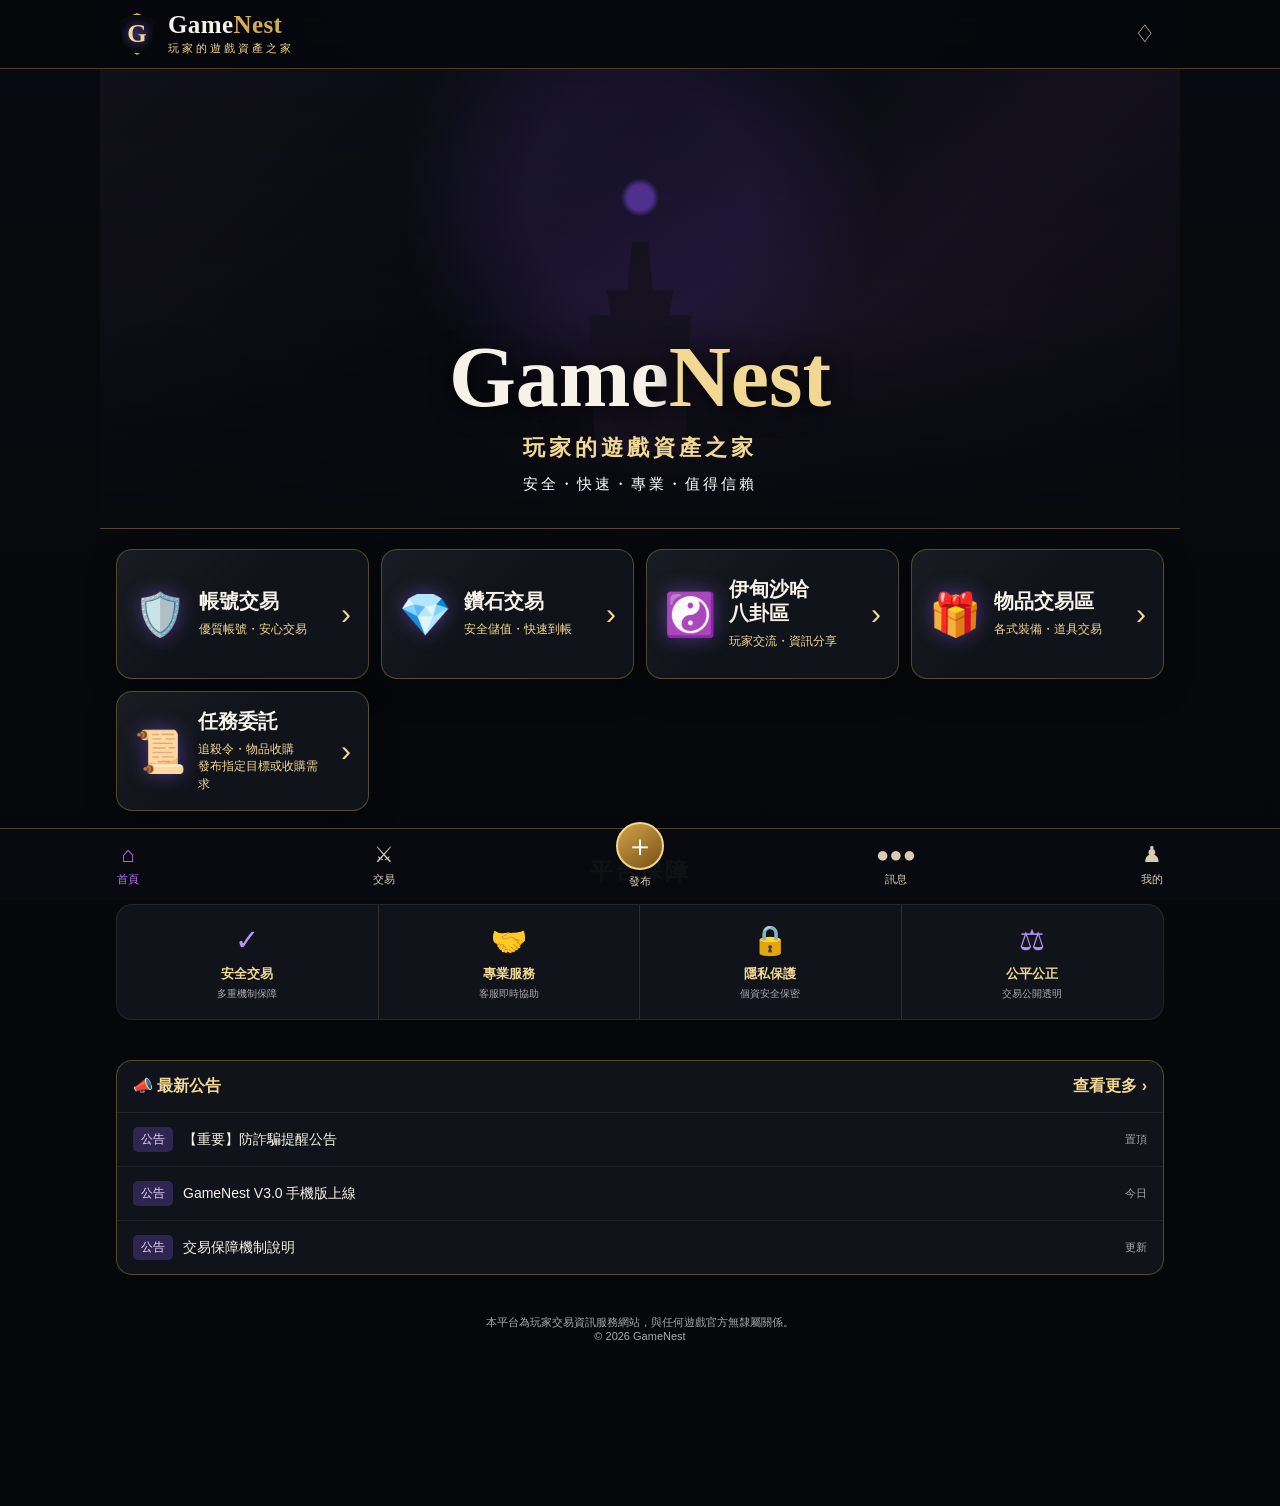
<file: index.html>
<!doctype html><html lang="zh-Hant"><head>
<meta charset="utf-8"><meta name="viewport" content="width=device-width,initial-scale=1,viewport-fit=cover">
<meta name="theme-color" content="#07090d"><title>首頁｜GameNest</title>
<link rel="stylesheet" href="assets/css/style.css"></head><body>

<header class="topbar"><div class="shell topbar-inner">
<a class="brand" href="index.html"><div class="logo">G</div><div><div class="brand-name">Game<span>Nest</span></div><div class="brand-sub">玩家的遊戲資產之家</div></div></a>
<a class="icon-btn" href="news.html" aria-label="公告">♢</a>
</div></header>
<main class="shell">
<section class="hero"><div class="hero-content">
<h1>Game<span>Nest</span></h1><h2>玩家的遊戲資產之家</h2><p>安全・快速・專業・值得信賴</p>
</div></section>
<section class="section"><div class="menu-grid">
<a class="menu-card" href="account.html"><div class="menu-icon">🛡️</div><div><div class="menu-title">帳號交易</div><div class="menu-desc">優質帳號・安心交易</div></div><div class="chevron">›</div></a>
<a class="menu-card" href="diamond.html"><div class="menu-icon">💎</div><div><div class="menu-title">鑽石交易</div><div class="menu-desc">安全儲值・快速到帳</div></div><div class="chevron">›</div></a>
<a class="menu-card" href="community.html"><div class="menu-icon">☯️</div><div><div class="menu-title">伊甸沙哈<br>八卦區</div><div class="menu-desc">玩家交流・資訊分享</div></div><div class="chevron">›</div></a>
<a class="menu-card" href="item.html"><div class="menu-icon">🎁</div><div><div class="menu-title">物品交易區</div><div class="menu-desc">各式裝備・道具交易</div></div><div class="chevron">›</div></a>
<a class="menu-card wide" href="bounty.html"><div class="menu-icon">📜</div><div><div class="menu-title">任務委託</div><div class="menu-desc">追殺令・物品收購<br>發布指定目標或收購需求</div></div><div class="chevron">›</div></a>
</div></section>
<section class="section"><h2 class="section-title">平台保障</h2><div class="guarantees">
<div class="guarantee"><div class="gi">✓</div><strong>安全交易</strong><small>多重機制保障</small></div>
<div class="guarantee"><div class="gi">🤝</div><strong>專業服務</strong><small>客服即時協助</small></div>
<div class="guarantee"><div class="gi">🔒</div><strong>隱私保護</strong><small>個資安全保密</small></div>
<div class="guarantee"><div class="gi">⚖</div><strong>公平公正</strong><small>交易公開透明</small></div>
</div></section>
<section class="section"><div class="panel"><div class="panel-head"><span>📣 最新公告</span><a href="news.html">查看更多 ›</a></div>
<div class="news-row"><span class="tag">公告</span><span class="news-title">【重要】防詐騙提醒公告</span><span class="date">置頂</span></div>
<div class="news-row"><span class="tag">公告</span><span class="news-title">GameNest V3.0 手機版上線</span><span class="date">今日</span></div>
<div class="news-row"><span class="tag">公告</span><span class="news-title">交易保障機制說明</span><span class="date">更新</span></div>
</div></section>
<footer>本平台為玩家交易資訊服務網站，與任何遊戲官方無隸屬關係。<br>© 2026 GameNest</footer>
</main>

<nav class="bottom-nav">
  <a href="index.html" class="active"><span class="nav-icon">⌂</span><span>首頁</span></a>
  <a href="account.html" class=""><span class="nav-icon">⚔</span><span>交易</span></a>
  <a href="publish.html" class="publish "><span class="nav-icon">＋</span><span>發布</span></a>
  <a href="#" data-coming class=""><span class="nav-icon">●●●</span><span>訊息</span></a>
  <a href="member.html" class=""><span class="nav-icon">♟</span><span>我的</span></a>
</nav>

<script src="assets/js/app.js"></script></body></html>
</file>
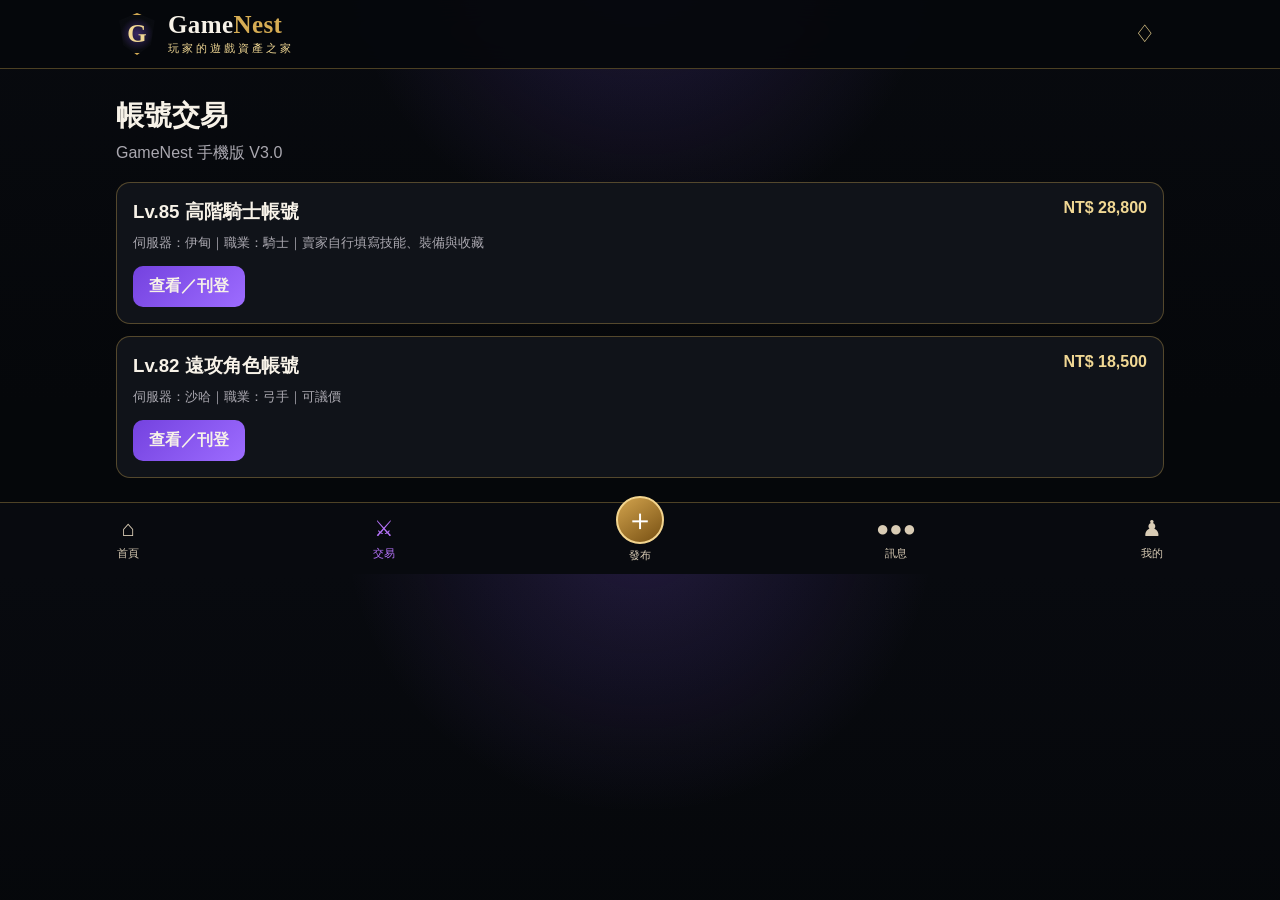
<file: account.html>
<!doctype html><html lang="zh-Hant"><head>
<meta charset="utf-8"><meta name="viewport" content="width=device-width,initial-scale=1,viewport-fit=cover">
<meta name="theme-color" content="#07090d"><title>帳號交易｜GameNest</title>
<link rel="stylesheet" href="assets/css/style.css"></head><body>

<header class="topbar"><div class="shell topbar-inner">
<a class="brand" href="index.html"><div class="logo">G</div><div><div class="brand-name">Game<span>Nest</span></div><div class="brand-sub">玩家的遊戲資產之家</div></div></a>
<a class="icon-btn" href="news.html" aria-label="公告">♢</a>
</div></header>
<main class="shell"><section class="page-hero"><h1>帳號交易</h1><p>GameNest 手機版 V3.0</p></section><section class="card-list"><article class="listing"><div class="listing-top"><div><h3>Lv.85 高階騎士帳號</h3><div class="meta">伺服器：伊甸｜職業：騎士｜賣家自行填寫技能、裝備與收藏</div></div><div class="price">NT$ 28,800</div></div><a class="cta" href="publish.html">查看／刊登</a></article><article class="listing"><div class="listing-top"><div><h3>Lv.82 遠攻角色帳號</h3><div class="meta">伺服器：沙哈｜職業：弓手｜可議價</div></div><div class="price">NT$ 18,500</div></div><a class="cta" href="publish.html">查看／刊登</a></article></section></main>

<nav class="bottom-nav">
  <a href="index.html" class=""><span class="nav-icon">⌂</span><span>首頁</span></a>
  <a href="account.html" class="active"><span class="nav-icon">⚔</span><span>交易</span></a>
  <a href="publish.html" class="publish "><span class="nav-icon">＋</span><span>發布</span></a>
  <a href="#" data-coming class=""><span class="nav-icon">●●●</span><span>訊息</span></a>
  <a href="member.html" class=""><span class="nav-icon">♟</span><span>我的</span></a>
</nav>

<script src="assets/js/app.js"></script></body></html>
</file>
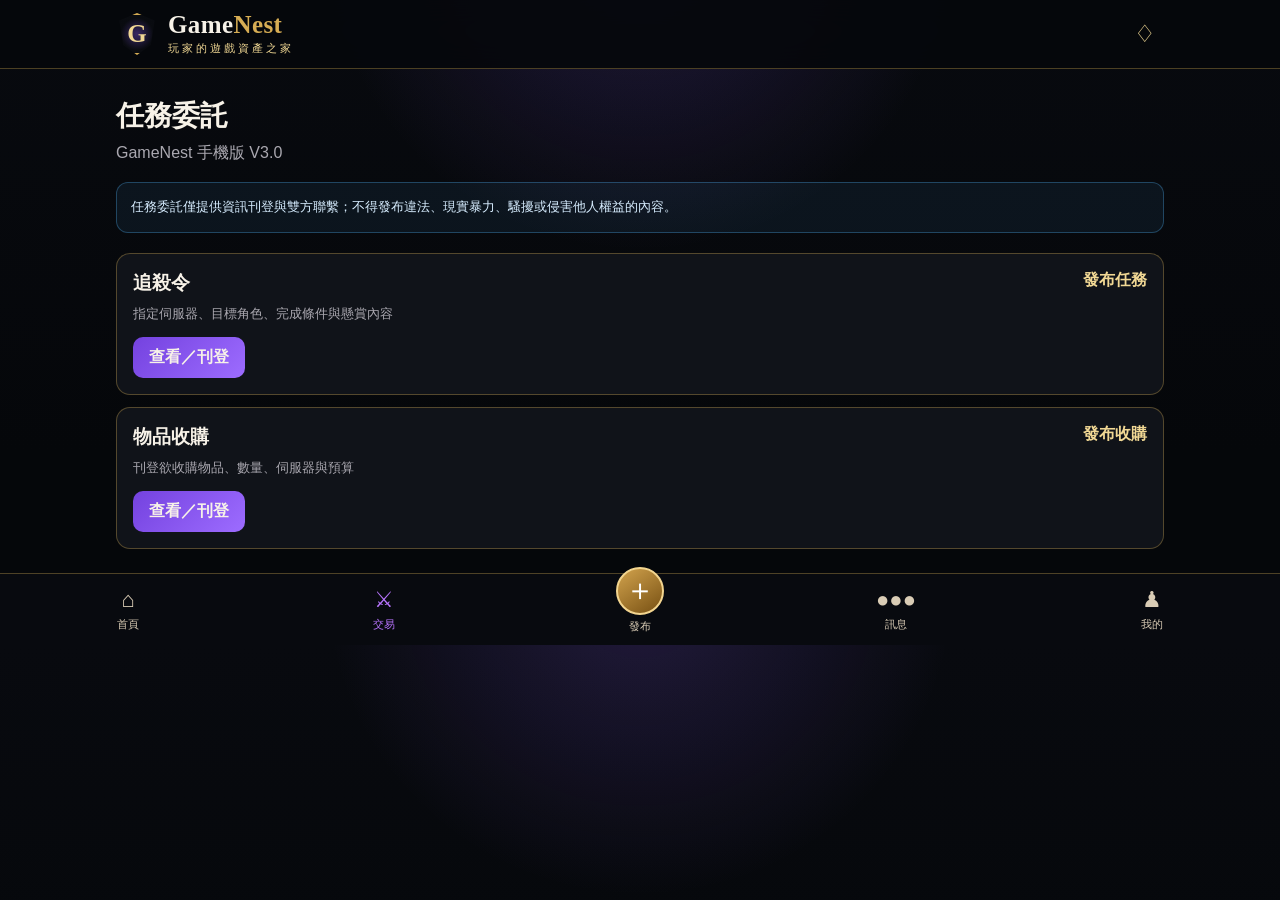
<file: bounty.html>
<!doctype html><html lang="zh-Hant"><head>
<meta charset="utf-8"><meta name="viewport" content="width=device-width,initial-scale=1,viewport-fit=cover">
<meta name="theme-color" content="#07090d"><title>任務委託｜GameNest</title>
<link rel="stylesheet" href="assets/css/style.css"></head><body>

<header class="topbar"><div class="shell topbar-inner">
<a class="brand" href="index.html"><div class="logo">G</div><div><div class="brand-name">Game<span>Nest</span></div><div class="brand-sub">玩家的遊戲資產之家</div></div></a>
<a class="icon-btn" href="news.html" aria-label="公告">♢</a>
</div></header>
<main class="shell"><section class="page-hero"><h1>任務委託</h1><p>GameNest 手機版 V3.0</p></section><div class="notice">任務委託僅提供資訊刊登與雙方聯繫；不得發布違法、現實暴力、騷擾或侵害他人權益的內容。</div><section class="card-list"><article class="listing"><div class="listing-top"><div><h3>追殺令</h3><div class="meta">指定伺服器、目標角色、完成條件與懸賞內容</div></div><div class="price">發布任務</div></div><a class="cta" href="publish.html">查看／刊登</a></article><article class="listing"><div class="listing-top"><div><h3>物品收購</h3><div class="meta">刊登欲收購物品、數量、伺服器與預算</div></div><div class="price">發布收購</div></div><a class="cta" href="publish.html">查看／刊登</a></article></section></main>

<nav class="bottom-nav">
  <a href="index.html" class=""><span class="nav-icon">⌂</span><span>首頁</span></a>
  <a href="account.html" class="active"><span class="nav-icon">⚔</span><span>交易</span></a>
  <a href="publish.html" class="publish "><span class="nav-icon">＋</span><span>發布</span></a>
  <a href="#" data-coming class=""><span class="nav-icon">●●●</span><span>訊息</span></a>
  <a href="member.html" class=""><span class="nav-icon">♟</span><span>我的</span></a>
</nav>

<script src="assets/js/app.js"></script></body></html>
</file>
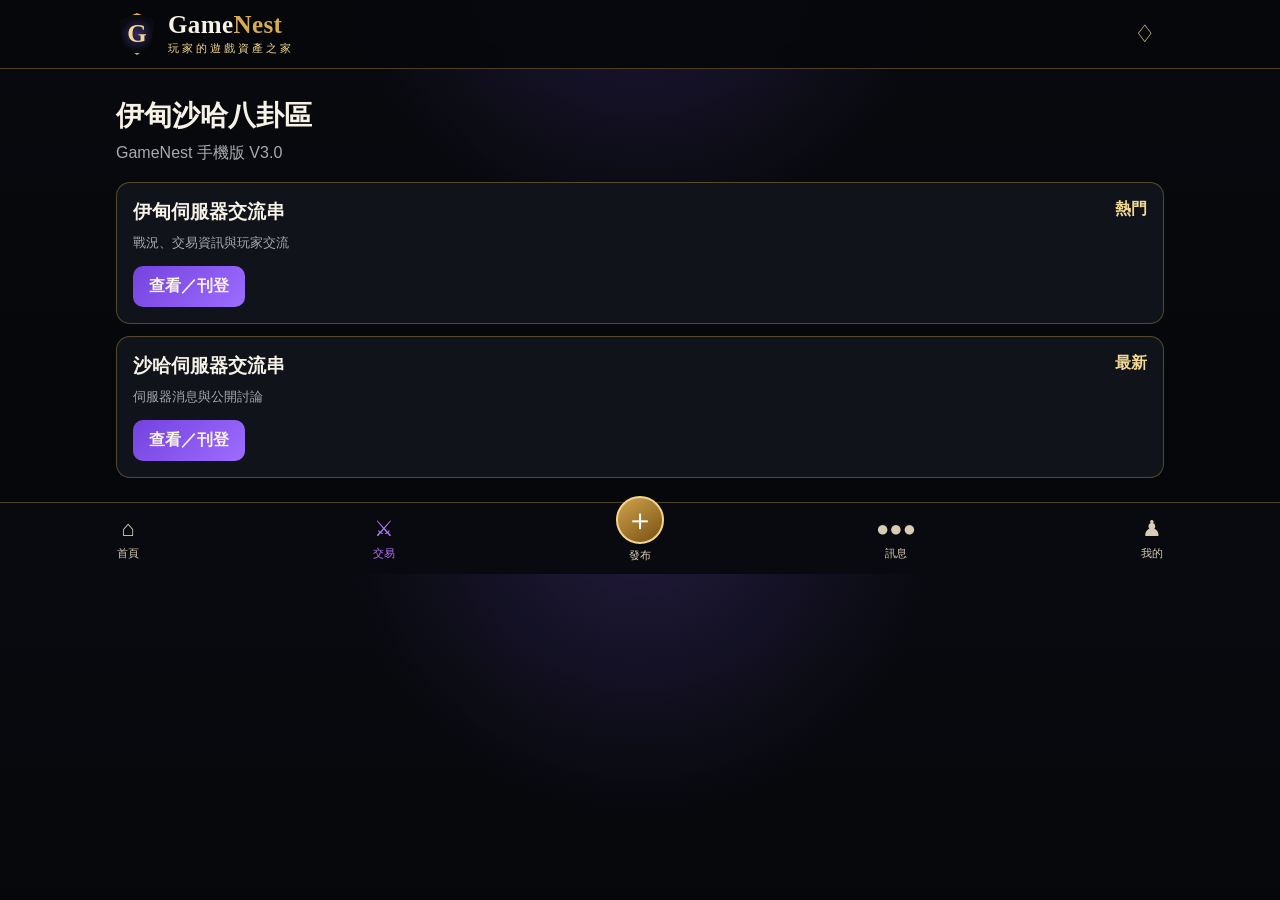
<file: community.html>
<!doctype html><html lang="zh-Hant"><head>
<meta charset="utf-8"><meta name="viewport" content="width=device-width,initial-scale=1,viewport-fit=cover">
<meta name="theme-color" content="#07090d"><title>伊甸沙哈八卦區｜GameNest</title>
<link rel="stylesheet" href="assets/css/style.css"></head><body>

<header class="topbar"><div class="shell topbar-inner">
<a class="brand" href="index.html"><div class="logo">G</div><div><div class="brand-name">Game<span>Nest</span></div><div class="brand-sub">玩家的遊戲資產之家</div></div></a>
<a class="icon-btn" href="news.html" aria-label="公告">♢</a>
</div></header>
<main class="shell"><section class="page-hero"><h1>伊甸沙哈八卦區</h1><p>GameNest 手機版 V3.0</p></section><section class="card-list"><article class="listing"><div class="listing-top"><div><h3>伊甸伺服器交流串</h3><div class="meta">戰況、交易資訊與玩家交流</div></div><div class="price">熱門</div></div><a class="cta" href="publish.html">查看／刊登</a></article><article class="listing"><div class="listing-top"><div><h3>沙哈伺服器交流串</h3><div class="meta">伺服器消息與公開討論</div></div><div class="price">最新</div></div><a class="cta" href="publish.html">查看／刊登</a></article></section></main>

<nav class="bottom-nav">
  <a href="index.html" class=""><span class="nav-icon">⌂</span><span>首頁</span></a>
  <a href="account.html" class="active"><span class="nav-icon">⚔</span><span>交易</span></a>
  <a href="publish.html" class="publish "><span class="nav-icon">＋</span><span>發布</span></a>
  <a href="#" data-coming class=""><span class="nav-icon">●●●</span><span>訊息</span></a>
  <a href="member.html" class=""><span class="nav-icon">♟</span><span>我的</span></a>
</nav>

<script src="assets/js/app.js"></script></body></html>
</file>
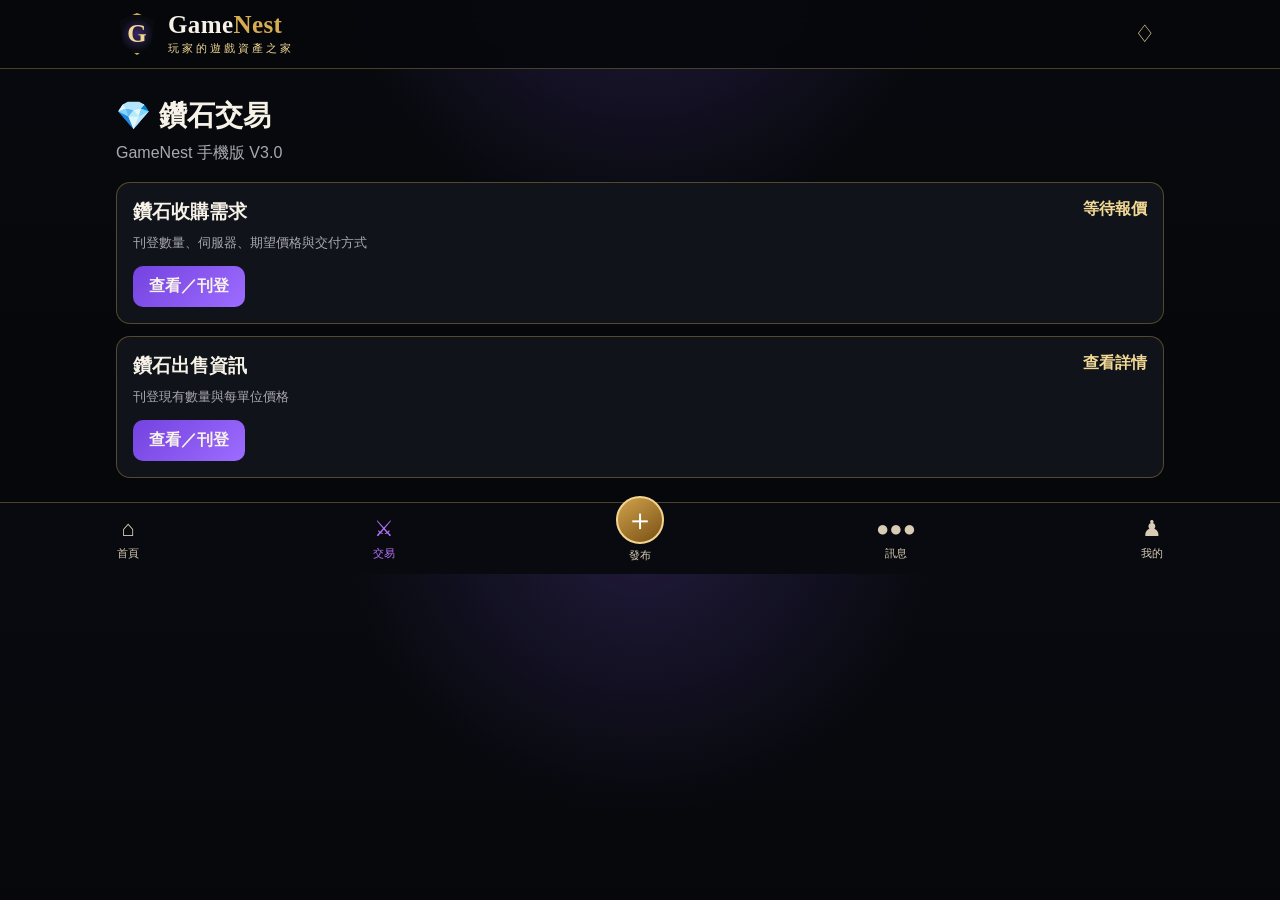
<file: diamond.html>
<!doctype html><html lang="zh-Hant"><head>
<meta charset="utf-8"><meta name="viewport" content="width=device-width,initial-scale=1,viewport-fit=cover">
<meta name="theme-color" content="#07090d"><title>鑽石交易｜GameNest</title>
<link rel="stylesheet" href="assets/css/style.css"></head><body>

<header class="topbar"><div class="shell topbar-inner">
<a class="brand" href="index.html"><div class="logo">G</div><div><div class="brand-name">Game<span>Nest</span></div><div class="brand-sub">玩家的遊戲資產之家</div></div></a>
<a class="icon-btn" href="news.html" aria-label="公告">♢</a>
</div></header>
<main class="shell"><section class="page-hero"><h1>💎 鑽石交易</h1><p>GameNest 手機版 V3.0</p></section><section class="card-list"><article class="listing"><div class="listing-top"><div><h3>鑽石收購需求</h3><div class="meta">刊登數量、伺服器、期望價格與交付方式</div></div><div class="price">等待報價</div></div><a class="cta" href="publish.html">查看／刊登</a></article><article class="listing"><div class="listing-top"><div><h3>鑽石出售資訊</h3><div class="meta">刊登現有數量與每單位價格</div></div><div class="price">查看詳情</div></div><a class="cta" href="publish.html">查看／刊登</a></article></section></main>

<nav class="bottom-nav">
  <a href="index.html" class=""><span class="nav-icon">⌂</span><span>首頁</span></a>
  <a href="account.html" class="active"><span class="nav-icon">⚔</span><span>交易</span></a>
  <a href="publish.html" class="publish "><span class="nav-icon">＋</span><span>發布</span></a>
  <a href="#" data-coming class=""><span class="nav-icon">●●●</span><span>訊息</span></a>
  <a href="member.html" class=""><span class="nav-icon">♟</span><span>我的</span></a>
</nav>

<script src="assets/js/app.js"></script></body></html>
</file>
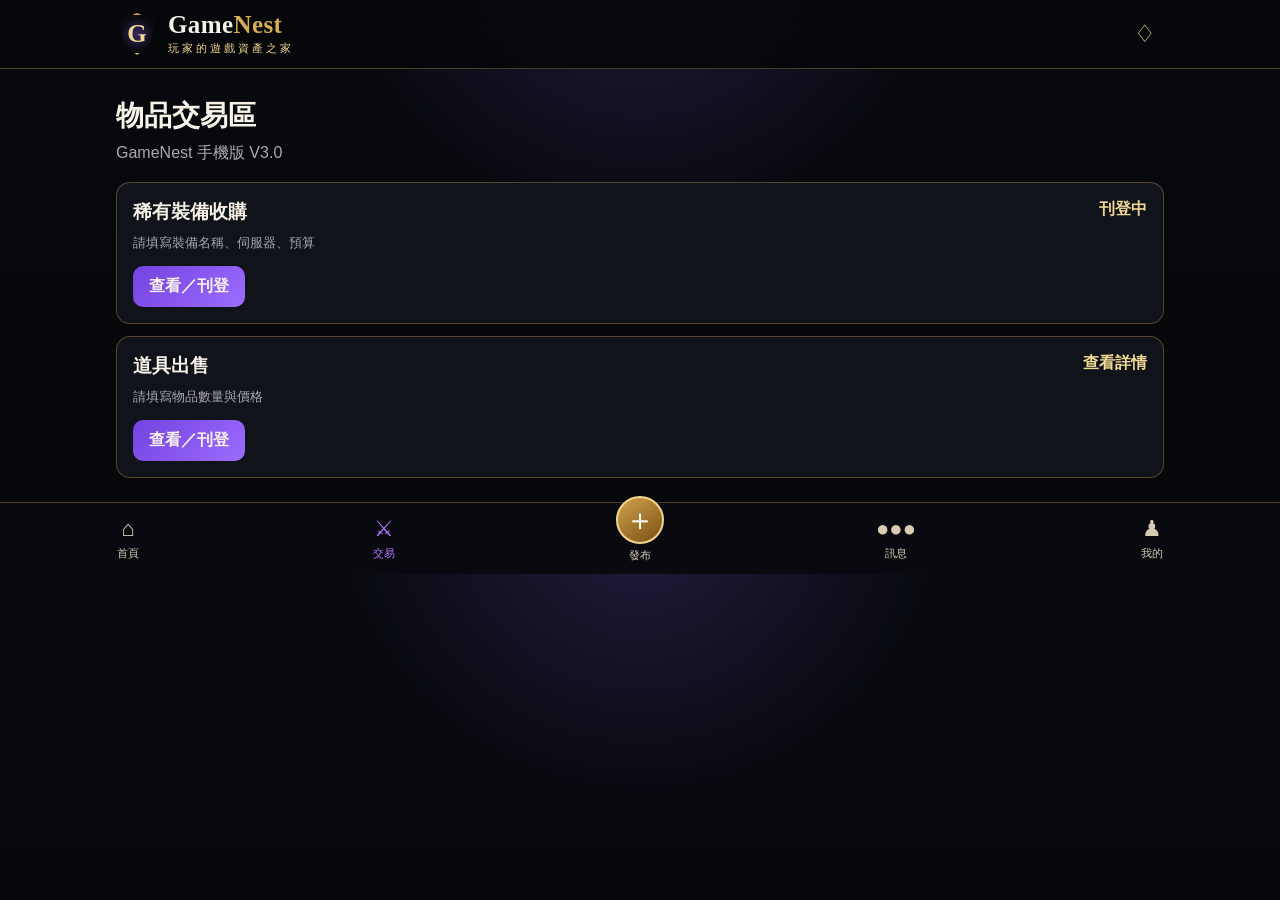
<file: item.html>
<!doctype html><html lang="zh-Hant"><head>
<meta charset="utf-8"><meta name="viewport" content="width=device-width,initial-scale=1,viewport-fit=cover">
<meta name="theme-color" content="#07090d"><title>物品交易區｜GameNest</title>
<link rel="stylesheet" href="assets/css/style.css"></head><body>

<header class="topbar"><div class="shell topbar-inner">
<a class="brand" href="index.html"><div class="logo">G</div><div><div class="brand-name">Game<span>Nest</span></div><div class="brand-sub">玩家的遊戲資產之家</div></div></a>
<a class="icon-btn" href="news.html" aria-label="公告">♢</a>
</div></header>
<main class="shell"><section class="page-hero"><h1>物品交易區</h1><p>GameNest 手機版 V3.0</p></section><section class="card-list"><article class="listing"><div class="listing-top"><div><h3>稀有裝備收購</h3><div class="meta">請填寫裝備名稱、伺服器、預算</div></div><div class="price">刊登中</div></div><a class="cta" href="publish.html">查看／刊登</a></article><article class="listing"><div class="listing-top"><div><h3>道具出售</h3><div class="meta">請填寫物品數量與價格</div></div><div class="price">查看詳情</div></div><a class="cta" href="publish.html">查看／刊登</a></article></section></main>

<nav class="bottom-nav">
  <a href="index.html" class=""><span class="nav-icon">⌂</span><span>首頁</span></a>
  <a href="account.html" class="active"><span class="nav-icon">⚔</span><span>交易</span></a>
  <a href="publish.html" class="publish "><span class="nav-icon">＋</span><span>發布</span></a>
  <a href="#" data-coming class=""><span class="nav-icon">●●●</span><span>訊息</span></a>
  <a href="member.html" class=""><span class="nav-icon">♟</span><span>我的</span></a>
</nav>

<script src="assets/js/app.js"></script></body></html>
</file>
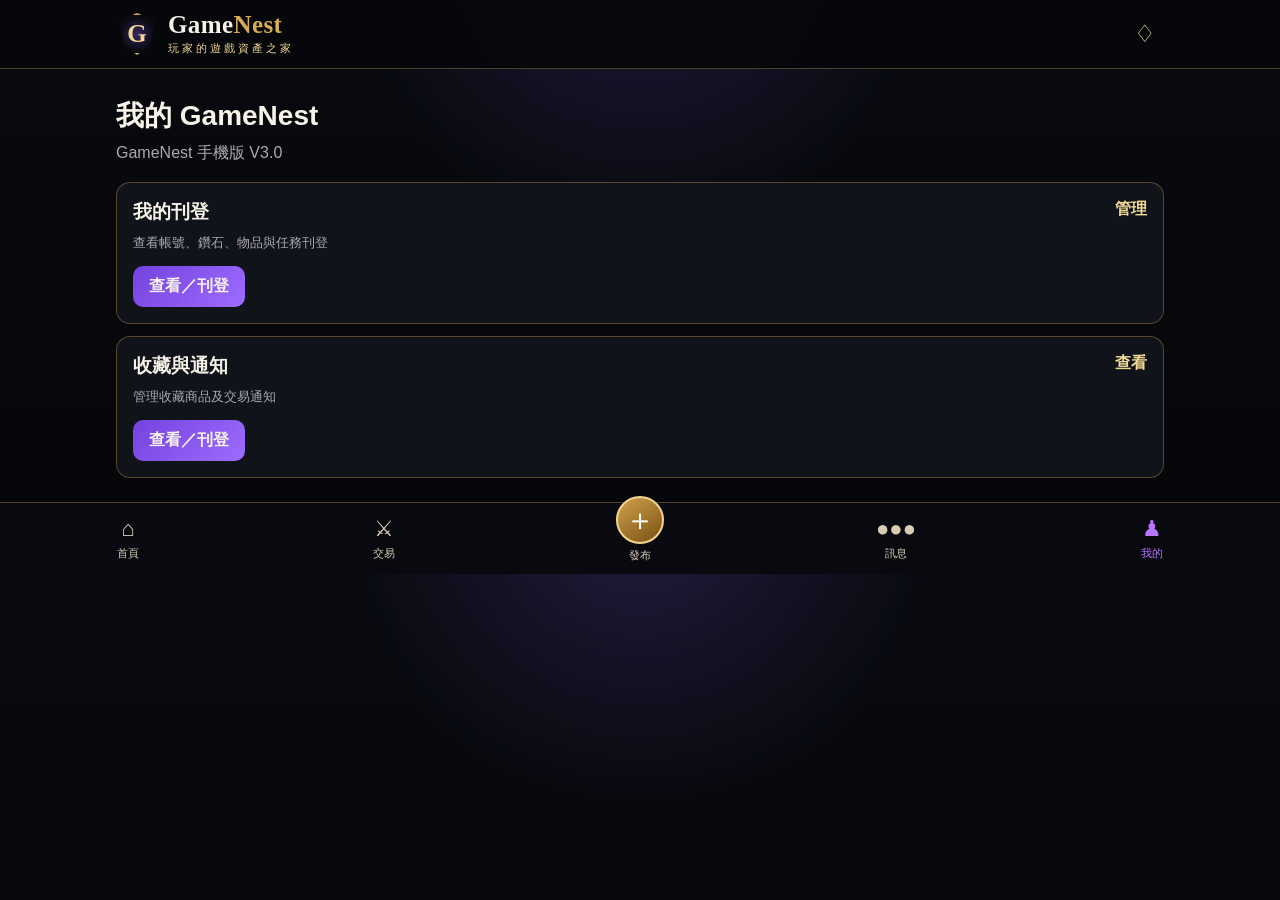
<file: member.html>
<!doctype html><html lang="zh-Hant"><head>
<meta charset="utf-8"><meta name="viewport" content="width=device-width,initial-scale=1,viewport-fit=cover">
<meta name="theme-color" content="#07090d"><title>會員中心｜GameNest</title>
<link rel="stylesheet" href="assets/css/style.css"></head><body>

<header class="topbar"><div class="shell topbar-inner">
<a class="brand" href="index.html"><div class="logo">G</div><div><div class="brand-name">Game<span>Nest</span></div><div class="brand-sub">玩家的遊戲資產之家</div></div></a>
<a class="icon-btn" href="news.html" aria-label="公告">♢</a>
</div></header>
<main class="shell"><section class="page-hero"><h1>我的 GameNest</h1><p>GameNest 手機版 V3.0</p></section><section class="card-list"><article class="listing"><div class="listing-top"><div><h3>我的刊登</h3><div class="meta">查看帳號、鑽石、物品與任務刊登</div></div><div class="price">管理</div></div><a class="cta" href="publish.html">查看／刊登</a></article><article class="listing"><div class="listing-top"><div><h3>收藏與通知</h3><div class="meta">管理收藏商品及交易通知</div></div><div class="price">查看</div></div><a class="cta" href="publish.html">查看／刊登</a></article></section></main>

<nav class="bottom-nav">
  <a href="index.html" class=""><span class="nav-icon">⌂</span><span>首頁</span></a>
  <a href="account.html" class=""><span class="nav-icon">⚔</span><span>交易</span></a>
  <a href="publish.html" class="publish "><span class="nav-icon">＋</span><span>發布</span></a>
  <a href="#" data-coming class=""><span class="nav-icon">●●●</span><span>訊息</span></a>
  <a href="member.html" class="active"><span class="nav-icon">♟</span><span>我的</span></a>
</nav>

<script src="assets/js/app.js"></script></body></html>
</file>
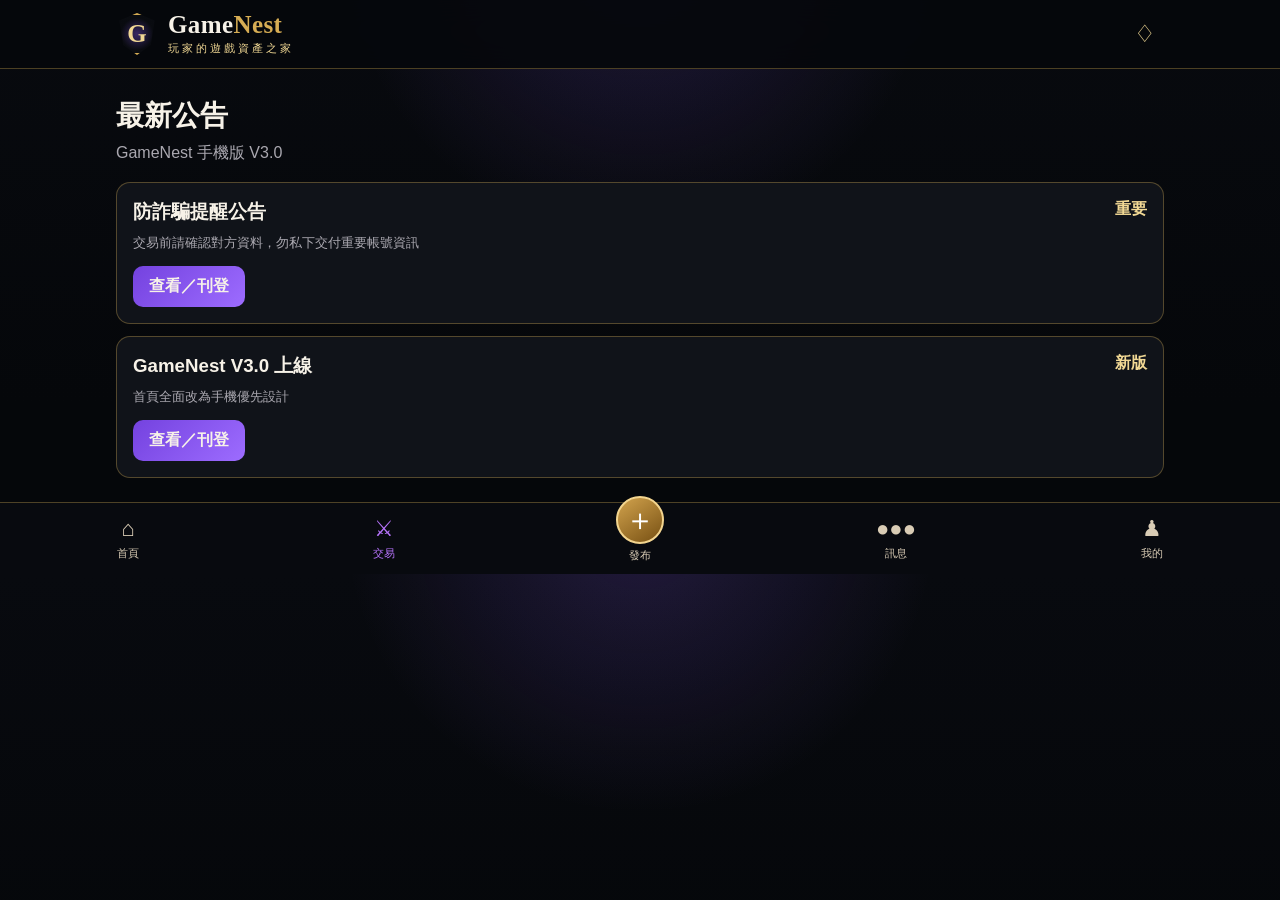
<file: news.html>
<!doctype html><html lang="zh-Hant"><head>
<meta charset="utf-8"><meta name="viewport" content="width=device-width,initial-scale=1,viewport-fit=cover">
<meta name="theme-color" content="#07090d"><title>最新公告｜GameNest</title>
<link rel="stylesheet" href="assets/css/style.css"></head><body>

<header class="topbar"><div class="shell topbar-inner">
<a class="brand" href="index.html"><div class="logo">G</div><div><div class="brand-name">Game<span>Nest</span></div><div class="brand-sub">玩家的遊戲資產之家</div></div></a>
<a class="icon-btn" href="news.html" aria-label="公告">♢</a>
</div></header>
<main class="shell"><section class="page-hero"><h1>最新公告</h1><p>GameNest 手機版 V3.0</p></section><section class="card-list"><article class="listing"><div class="listing-top"><div><h3>防詐騙提醒公告</h3><div class="meta">交易前請確認對方資料，勿私下交付重要帳號資訊</div></div><div class="price">重要</div></div><a class="cta" href="publish.html">查看／刊登</a></article><article class="listing"><div class="listing-top"><div><h3>GameNest V3.0 上線</h3><div class="meta">首頁全面改為手機優先設計</div></div><div class="price">新版</div></div><a class="cta" href="publish.html">查看／刊登</a></article></section></main>

<nav class="bottom-nav">
  <a href="index.html" class=""><span class="nav-icon">⌂</span><span>首頁</span></a>
  <a href="account.html" class="active"><span class="nav-icon">⚔</span><span>交易</span></a>
  <a href="publish.html" class="publish "><span class="nav-icon">＋</span><span>發布</span></a>
  <a href="#" data-coming class=""><span class="nav-icon">●●●</span><span>訊息</span></a>
  <a href="member.html" class=""><span class="nav-icon">♟</span><span>我的</span></a>
</nav>

<script src="assets/js/app.js"></script></body></html>
</file>
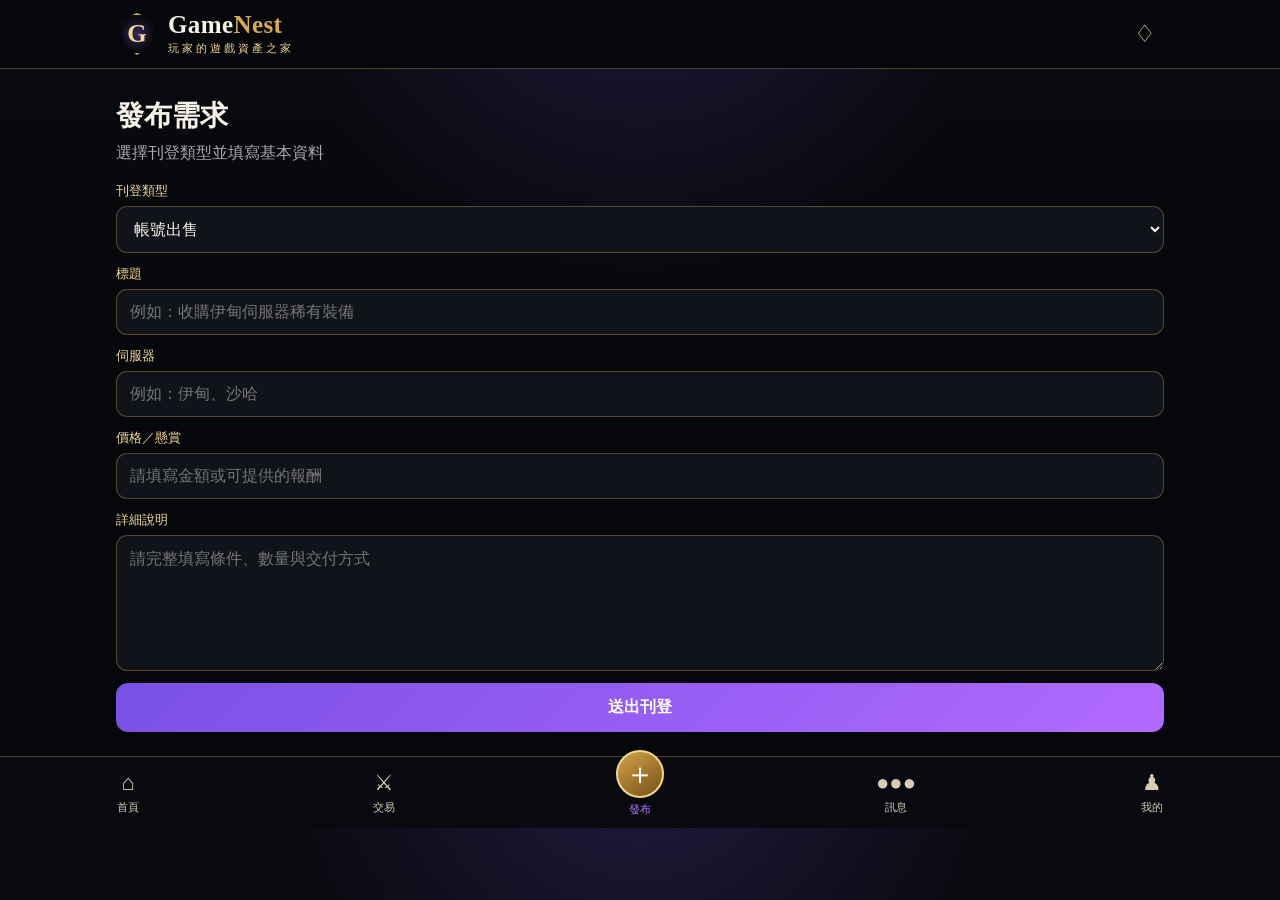
<file: publish.html>
<!doctype html><html lang="zh-Hant"><head>
<meta charset="utf-8"><meta name="viewport" content="width=device-width,initial-scale=1,viewport-fit=cover">
<meta name="theme-color" content="#07090d"><title>發布需求｜GameNest</title>
<link rel="stylesheet" href="assets/css/style.css"></head><body>

<header class="topbar"><div class="shell topbar-inner">
<a class="brand" href="index.html"><div class="logo">G</div><div><div class="brand-name">Game<span>Nest</span></div><div class="brand-sub">玩家的遊戲資產之家</div></div></a>
<a class="icon-btn" href="news.html" aria-label="公告">♢</a>
</div></header>
<main class="shell">
<section class="page-hero"><h1>發布需求</h1><p>選擇刊登類型並填寫基本資料</p></section>
<form class="form" onsubmit="event.preventDefault();alert('V3.0 示範版：後續將串接資料庫與會員系統。')">
<div class="field"><label>刊登類型</label><select><option>帳號出售</option><option>鑽石交易</option><option>物品交易</option><option>追殺令</option><option>物品收購</option></select></div>
<div class="field"><label>標題</label><input placeholder="例如：收購伊甸伺服器稀有裝備"></div>
<div class="field"><label>伺服器</label><input placeholder="例如：伊甸、沙哈"></div>
<div class="field"><label>價格／懸賞</label><input placeholder="請填寫金額或可提供的報酬"></div>
<div class="field"><label>詳細說明</label><textarea rows="6" placeholder="請完整填寫條件、數量與交付方式"></textarea></div>
<button class="submit">送出刊登</button></form>
</main>

<nav class="bottom-nav">
  <a href="index.html" class=""><span class="nav-icon">⌂</span><span>首頁</span></a>
  <a href="account.html" class=""><span class="nav-icon">⚔</span><span>交易</span></a>
  <a href="publish.html" class="publish active"><span class="nav-icon">＋</span><span>發布</span></a>
  <a href="#" data-coming class=""><span class="nav-icon">●●●</span><span>訊息</span></a>
  <a href="member.html" class=""><span class="nav-icon">♟</span><span>我的</span></a>
</nav>

<script src="assets/js/app.js"></script></body></html>
</file>
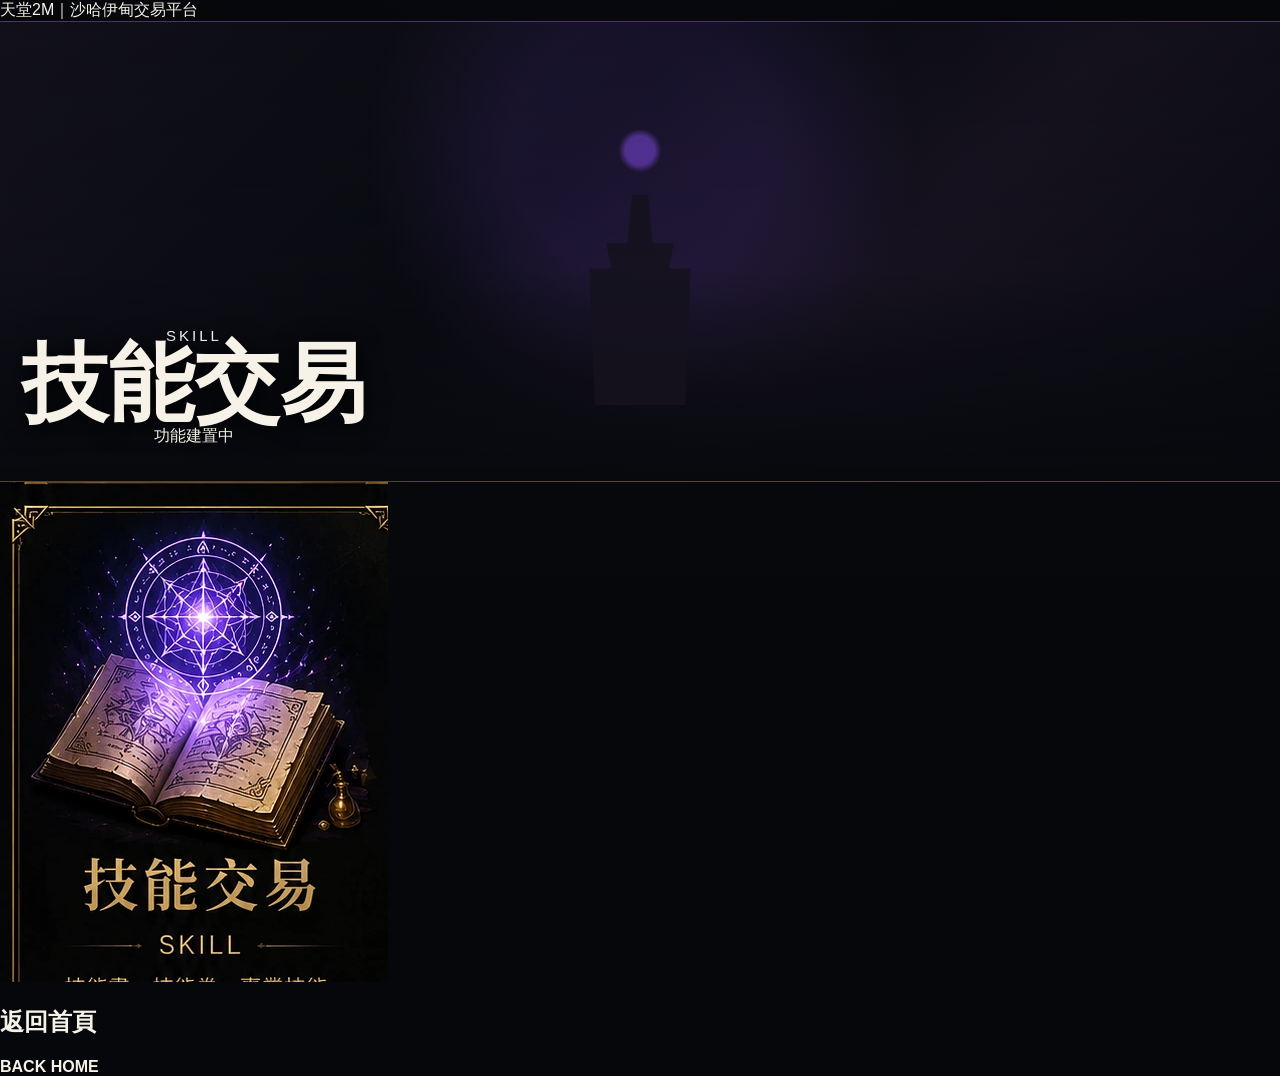
<file: skill.html>
<!doctype html>
<html lang="zh-Hant"><head><meta charset="utf-8"><meta name="viewport" content="width=device-width,initial-scale=1"><title>技能交易</title><link rel="stylesheet" href="assets/css/style.css"></head>
<body><header class="topbar"><a class="brand" href="index.html">天堂2M｜沙哈伊甸交易平台</a></header>
<main><section class="hero"><div class="hero__shade"></div><div class="hero__content"><p>SKILL</p><h1>技能交易</h1><span>功能建置中</span></div></section>
<section class="cards"><a class="card card--wide" href="index.html"><img src="assets/images/skill.webp" alt="技能交易"><div class="card__shade"></div><div class="card__text"><h2>返回首頁</h2><b>BACK HOME</b></div></a></section></main></body></html>
</file>
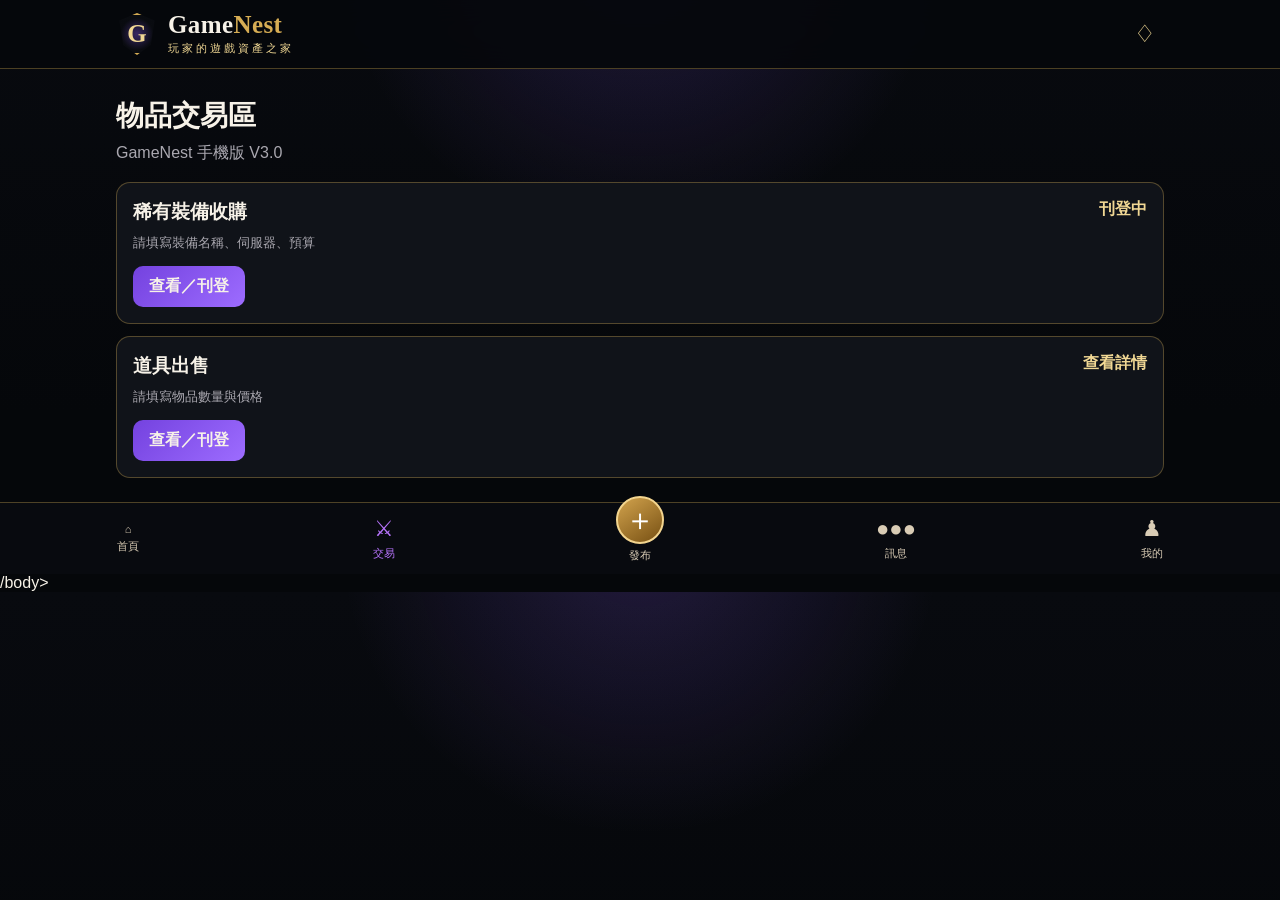
<file: pages/item.html>
<!doctype html><html lang="zh-Hant"><head>
<meta charset="utf-8"><meta name="viewport" content="width=device-width,initial-scale=1,viewport-fit=cover">
<meta name="theme-color" content="#07090d"><title>物品交易區｜GameNest</title>
<link rel="stylesheet" href="../assets/css/style.css">

<header class="topbar"><div class="shell topbar-inner">
<a class="brand" href="../index.html"><div class="logo">G</div><div><div class="brand-name">Game<span>Nest</span></div><div class="brand-sub">玩家的遊戲資產之家</div></div></a>
<a class="icon-btn" href="news.html" aria-label="公告">♢</a>
</div></header>
<main class="shell"><section class="page-hero"><h1>物品交易區</h1><p>GameNest 手機版 V3.0</p></section><section class="card-list"><article class="listing"><div class="listing-top"><div><h3>稀有裝備收購</h3><div class="meta">請填寫裝備名稱、伺服器、預算</div></div><div class="price">刊登中</div></div><a class="cta" href="publish.html">查看／刊登</a></article><article class="listing"><div class="listing-top"><div><h3>道具出售</h3><div class="meta">請填寫物品數量與價格</div></div><div class="price">查看詳情</div></div><a class="cta" href="publish.html">查看／刊登</a></article></section></main>

<nav class="bottom-nav">
  <a href="../index.html" class="><span class="nav-icon">⌂</span><span>首頁</span></a>
  <a href="account.html" class="active"><span class="nav-icon">⚔</span><span>交易</span></a>
  <a href="publish.html" class="publish "><span class="nav-icon">＋</span><span>發布</span></a>
  <a href="#" data-coming class=""><span class="nav-icon">●●●</span><span>訊息</span></a>
  <a href="member.html" class=""><span class="nav-icon">♟</span><span>我的</span></a>
</nav>

<script src="../assets/js/app.js"></script>/body></html>
</file>
<file: assets/css/style.css>
:root{
  --bg:#07090d;--panel:#101319;--panel2:#151923;--gold:#d7ad54;
  --gold2:#f1d894;--purple:#8b5cf6;--purple2:#b794f6;--blue:#53b8ff;
  --text:#f7f2e8;--muted:#aaa8b0;--line:rgba(215,173,84,.34);
}
*{box-sizing:border-box}
html{scroll-behavior:smooth}
body{margin:0;background:
radial-gradient(circle at 50% -10%,rgba(139,92,246,.20),transparent 33%),
linear-gradient(#080a0f,#05070a 70%);color:var(--text);
font-family:-apple-system,BlinkMacSystemFont,"Segoe UI","Noto Sans TC",sans-serif;
padding-bottom:78px}
a{color:inherit;text-decoration:none}
button,input,select,textarea{font:inherit}
.shell{width:min(100%,1080px);margin:auto}
.topbar{position:sticky;top:0;z-index:20;background:rgba(6,8,12,.94);
backdrop-filter:blur(14px);border-bottom:1px solid var(--line)}
.topbar-inner{height:68px;display:flex;align-items:center;justify-content:space-between;padding:0 16px}
.brand{display:flex;align-items:center;gap:10px}
.logo{width:42px;height:42px;border:2px solid var(--gold);clip-path:polygon(50% 0,92% 18%,83% 76%,50% 100%,17% 76%,8% 18%);
display:grid;place-items:center;color:var(--gold2);font-family:Georgia,serif;font-weight:800;font-size:25px;
background:radial-gradient(circle,rgba(139,92,246,.38),rgba(10,12,17,.85) 60%)}
.brand-name{font:700 25px/1 Georgia,serif;letter-spacing:.4px}
.brand-name span{color:var(--gold)}
.brand-sub{font-size:11px;color:var(--gold2);letter-spacing:3px;margin-top:4px}
.icon-btn{font-size:24px;color:var(--gold2);padding:8px}
.hero{min-height:360px;padding:46px 22px 34px;display:flex;align-items:flex-end;text-align:center;
background:
linear-gradient(to top,#07090d 1%,rgba(7,9,13,.2) 46%,rgba(7,9,13,.35)),
radial-gradient(circle at 50% 28%,rgba(143,83,255,.72) 0 2%,rgba(143,83,255,.17) 3% 18%,transparent 38%),
linear-gradient(135deg,#17141f 0%,#080a10 40%,#1a1424 65%,#07090d 100%);
border-bottom:1px solid var(--line);position:relative;overflow:hidden}
.hero:before{content:"";position:absolute;left:50%;bottom:76px;transform:translateX(-50%);
width:160px;height:210px;background:linear-gradient(90deg,transparent,#16121f 20% 80%,transparent);
clip-path:polygon(45% 0,55% 0,58% 23%,71% 23%,68% 35%,82% 35%,78% 100%,22% 100%,18% 35%,32% 35%,29% 23%,42% 23%);
filter:drop-shadow(0 0 24px rgba(139,92,246,.45));opacity:.9}
.hero-content{position:relative;z-index:2;width:100%}
.hero h1{margin:0;font:700 clamp(50px,15vw,86px)/.95 Georgia,serif;text-shadow:0 4px 25px #000}
.hero h1 span{color:var(--gold2)}
.hero h2{margin:14px 0 12px;color:var(--gold2);font-size:22px;letter-spacing:4px}
.hero p{margin:0;color:#fff;font-size:15px;letter-spacing:3px}
.section{padding:20px 16px}
.menu-grid{display:grid;grid-template-columns:1fr 1fr;gap:12px}
.menu-card{min-height:130px;border:1px solid var(--line);border-radius:16px;background:
linear-gradient(135deg,rgba(255,255,255,.04),transparent 45%),var(--panel);
display:flex;align-items:center;gap:13px;padding:17px;box-shadow:0 12px 30px rgba(0,0,0,.25)}
.menu-card.wide{grid-column:1/-1;min-height:116px}
.menu-icon{font-size:42px;min-width:48px;text-align:center;filter:drop-shadow(0 0 10px rgba(139,92,246,.45))}
.menu-title{font-size:20px;font-weight:800;line-height:1.2}
.menu-desc{font-size:12px;color:var(--gold2);margin-top:8px;line-height:1.45}
.chevron{margin-left:auto;color:var(--gold2);font-size:30px}
.section-title{text-align:center;color:var(--gold2);font-size:23px;margin:5px 0 17px;letter-spacing:2px}
.guarantees{display:grid;grid-template-columns:repeat(4,1fr);background:var(--panel);border:1px solid rgba(255,255,255,.08);border-radius:16px;overflow:hidden}
.guarantee{text-align:center;padding:18px 5px;border-right:1px solid rgba(215,173,84,.18)}
.guarantee:last-child{border-right:0}.guarantee .gi{font-size:29px;color:var(--purple2)}
.guarantee strong{display:block;color:var(--gold2);font-size:13px;margin:8px 0 4px}
.guarantee small{display:block;color:var(--muted);font-size:10px;line-height:1.4}
.panel{border:1px solid var(--line);border-radius:16px;background:var(--panel);overflow:hidden}
.panel-head{display:flex;justify-content:space-between;align-items:center;padding:15px 16px;border-bottom:1px solid rgba(255,255,255,.08);color:var(--gold2);font-weight:800}
.news-row{display:grid;grid-template-columns:auto 1fr auto;gap:10px;padding:14px 16px;border-bottom:1px solid rgba(255,255,255,.06);align-items:center}
.news-row:last-child{border:0}.tag{background:rgba(139,92,246,.25);color:#e8d9ff;border-radius:5px;padding:4px 8px;font-size:12px}
.news-title{font-size:14px}.date{font-size:11px;color:var(--muted)}
.page-hero{padding:28px 16px 18px}.page-hero h1{font-size:28px;margin:0 0 8px}.page-hero p{margin:0;color:var(--muted)}
.card-list{display:grid;gap:12px;padding:0 16px 24px}.listing{background:var(--panel);border:1px solid var(--line);border-radius:14px;padding:16px}
.listing-top{display:flex;justify-content:space-between;gap:12px}.listing h3{margin:0 0 7px}.price{color:var(--gold2);font-weight:800;white-space:nowrap}
.meta{color:var(--muted);font-size:13px;line-height:1.7}.cta{display:inline-flex;margin-top:12px;padding:10px 16px;border-radius:10px;background:linear-gradient(135deg,#7442df,#9d6cff);font-weight:700}
.notice{margin:0 16px 20px;padding:14px;border:1px solid rgba(83,184,255,.3);border-radius:12px;background:rgba(83,184,255,.07);color:#d7edff;font-size:13px;line-height:1.6}
.form{display:grid;gap:12px;padding:0 16px 24px}.field{display:grid;gap:6px}.field label{font-size:13px;color:var(--gold2)}
.field input,.field select,.field textarea{width:100%;background:var(--panel);color:var(--text);border:1px solid var(--line);border-radius:11px;padding:13px}
.submit{border:0;color:#fff;background:linear-gradient(135deg,#7950e6,#b26aff);padding:14px;border-radius:12px;font-weight:800}
.bottom-nav{position:fixed;z-index:30;bottom:0;left:0;right:0;background:rgba(9,11,16,.97);border-top:1px solid var(--line);
display:grid;grid-template-columns:repeat(5,1fr);height:72px;padding-bottom:env(safe-area-inset-bottom)}
.bottom-nav a{display:grid;place-items:center;align-content:center;gap:4px;color:#d9ccb5;font-size:11px}
.bottom-nav .nav-icon{font-size:22px}.bottom-nav .active{color:#b975ff}
.publish{position:relative}.publish .nav-icon{width:48px;height:48px;border-radius:50%;display:grid;place-items:center;
margin-top:-18px;background:linear-gradient(145deg,#d2a34d,#775013);border:2px solid #f3d58f;color:white;font-size:30px}
footer{padding:20px 16px 92px;color:var(--muted);text-align:center;font-size:11px}
@media(min-width:720px){
 body{padding-bottom:0}.bottom-nav{position:sticky}.hero{min-height:460px}
 .menu-grid{grid-template-columns:repeat(4,1fr)}.menu-card.wide{grid-column:auto}
}
</file>
